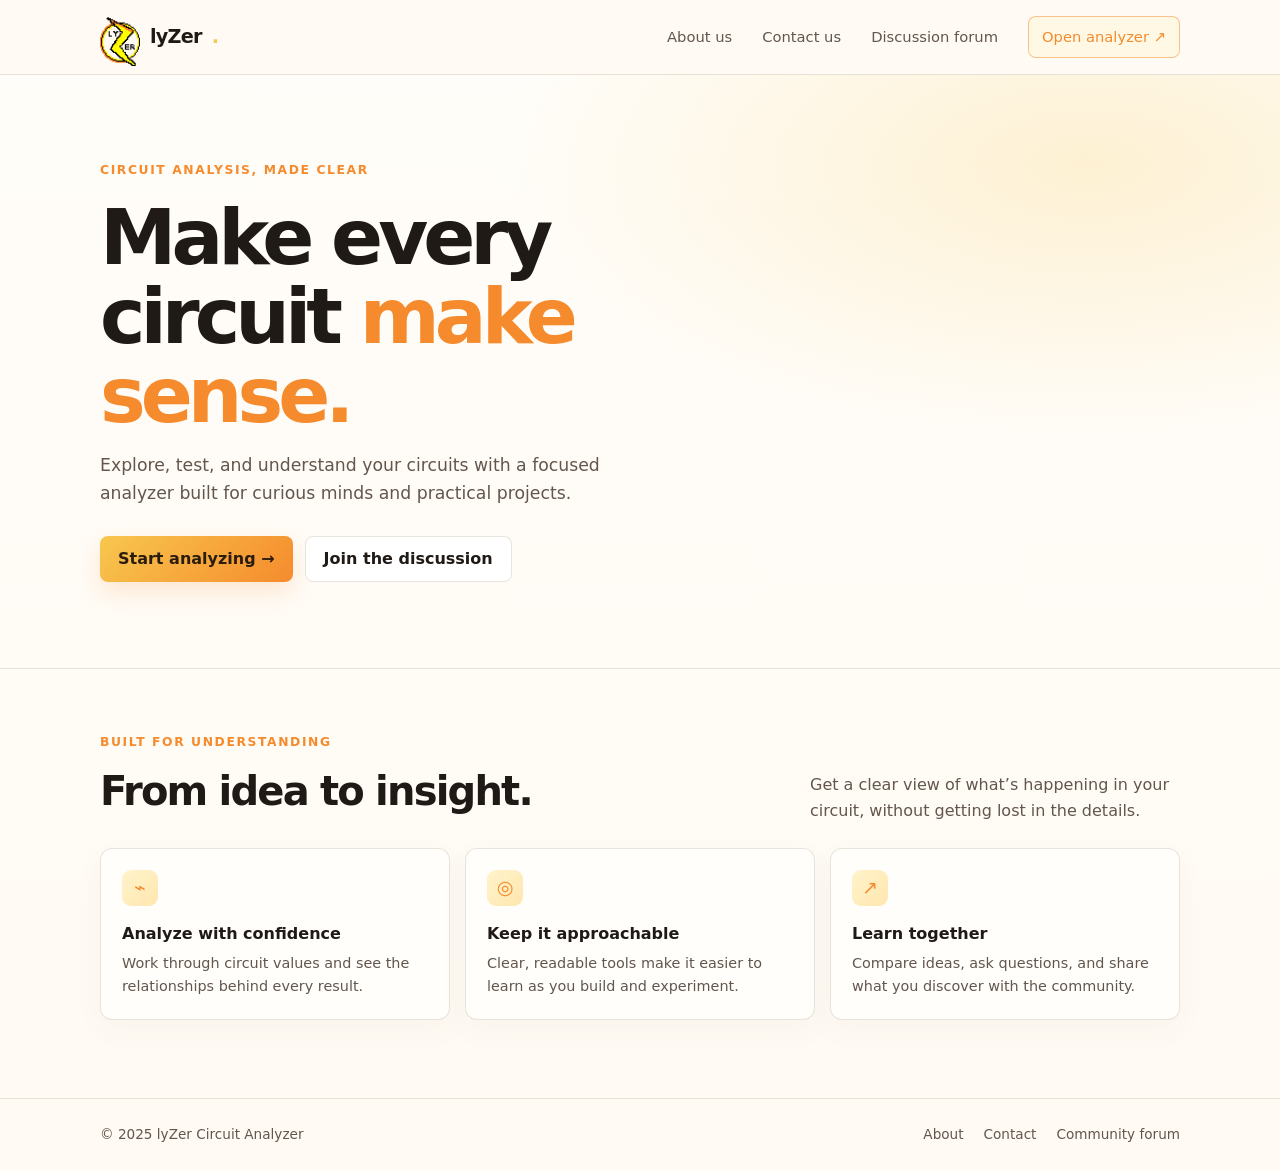
<file: index.html>
<!doctype html>
<html lang="en">
<head>
	<meta charset="utf-8">
	<meta name="viewport" content="width=device-width, initial-scale=1">
	<title>lyZer — Circuit Analyzer</title>
	<link rel="stylesheet" href="ui/style.css">
</head>
<body>
	<header>
		<div class="shell">
			<nav aria-label="Main navigation">
				<a class="brand" href="#home" aria-label="lyZer home">
					<span class="logo" aria-hidden="true"><img src="ui/logo.png"></span>
					lyZer<span style="color:var(--accent)">.</span>
				</a>
				<div class="nav-links">
					<a href="ui/about-us.html">About us</a>
					<a href="ui/contact-us.html">Contact us</a>
					<a href="ui/forum.html">Discussion forum</a>
					<a class="nav-button" href="ui/analyzer.html">Open analyzer ↗</a>
				</div>
			</nav>
		</div>
	</header>
	<main id="home">
		<section class="hero" id="about">
			<div class="shell hero-grid">
				<div>
					<div class="eyebrow">Circuit analysis, made clear</div>
					<h1>Make every circuit <span>make sense.</span></h1>
					<p class="intro">Explore, test, and understand your circuits with a focused analyzer built for curious minds and practical projects.</p>
					<div class="actions"><a class="button primary" href="#analyzer">Start analyzing →</a><a class="button secondary" href="#forum">Join the discussion</a></div>
				</div>
			</div>
		</section>
		<section class="features" aria-labelledby="features-title">
			<div class="shell">
				<div class="feature-heading"><div><div class="eyebrow">Built for understanding</div><h2 id="features-title">From idea to insight.</h2></div><p>Get a clear view of what’s happening in your circuit, without getting lost in the details.</p></div>
				<div class="feature-grid">
					<article class="feature"><div class="icon" aria-hidden="true">⌁</div><h3>Analyze with confidence</h3><p>Work through circuit values and see the relationships behind every result.</p></article>
					<article class="feature"><div class="icon" aria-hidden="true">◎</div><h3>Keep it approachable</h3><p>Clear, readable tools make it easier to learn as you build and experiment.</p></article>
					<article class="feature" id="forum"><div class="icon" aria-hidden="true">↗</div><h3>Learn together</h3><p>Compare ideas, ask questions, and share what you discover with the community.</p></article>
				</div>
			</div>
		</section>
	</main>
	<footer id="contact"><div class="shell footer-inner"><span>© 2025 lyZer Circuit Analyzer</span><div class="footer-links"><a href="#about">About</a><a href="ui/contact-us.html">Contact</a><a href="#forum">Community forum</a></div></div></footer>
</body>
</html>
</file>
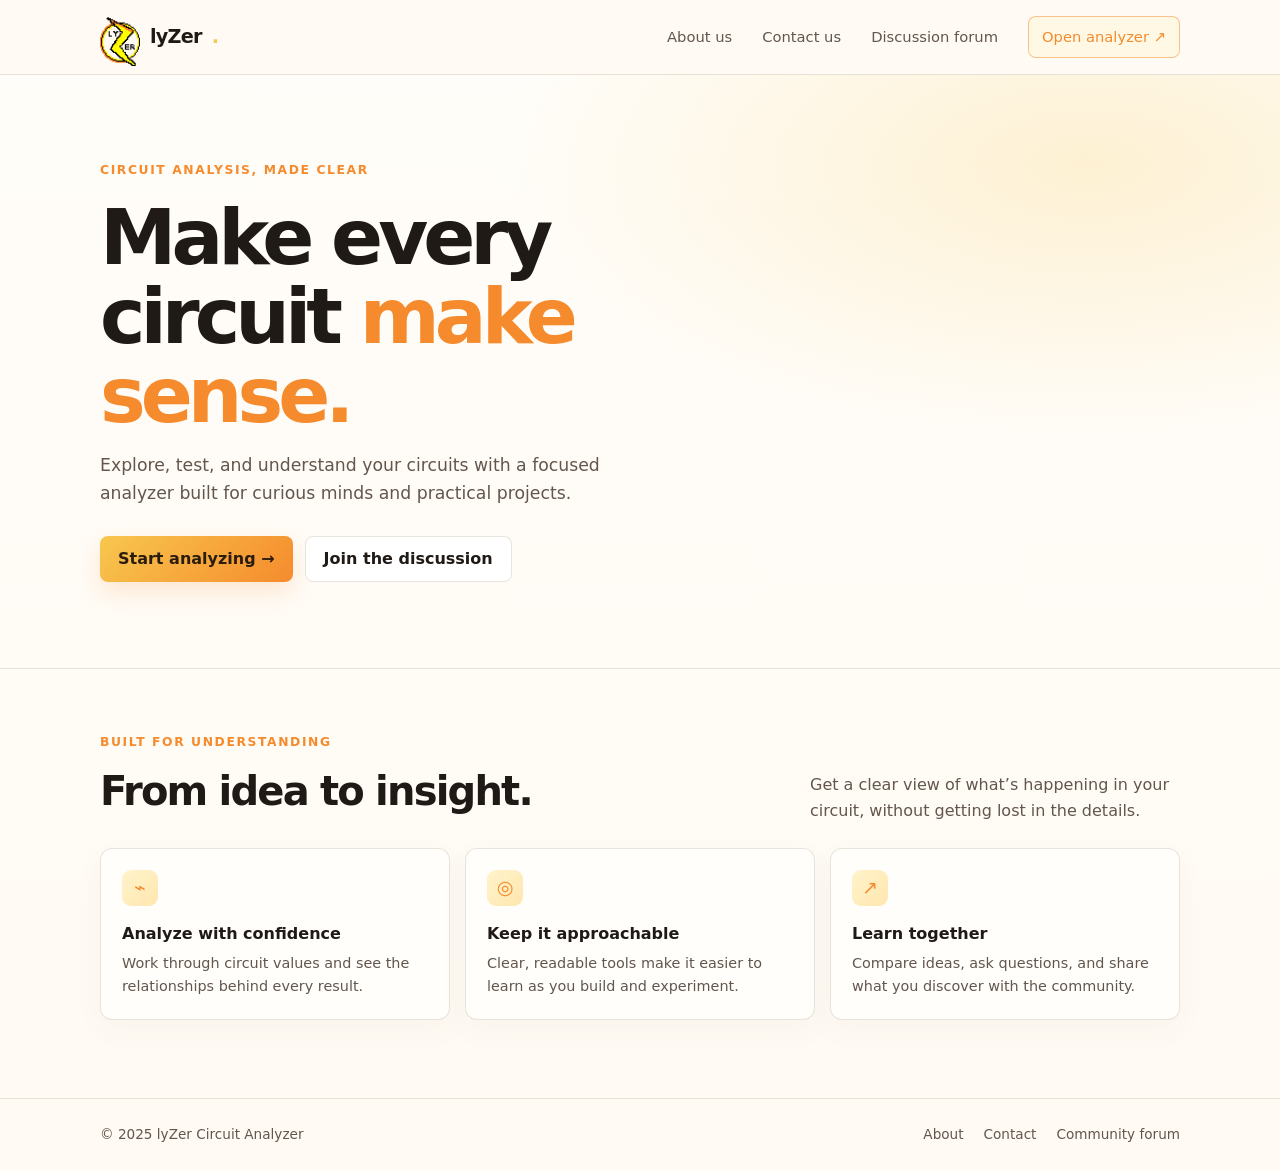
<file: ui/index.html>
<!doctype html>
<html lang="en">
<head>
	<meta charset="utf-8">
	<meta name="viewport" content="width=device-width, initial-scale=1">
	<title>lyZer — Circuit Analyzer</title>
	<link rel="stylesheet" href="style.css">
</head>
<body>
	<header>
		<div class="shell">
			<nav aria-label="Main navigation">
				<a class="brand" href="#home" aria-label="lyZer home">
					<span class="logo" aria-hidden="true"><img src="logo.png"></span>
					lyZer<span style="color:var(--accent)">.</span>
				</a>
				<div class="nav-links">
					<a href="#about">About us</a>
					<a href="#contact">Contact us</a>
					<a href="#forum">Discussion forum</a>
					<a class="nav-button" href="#analyzer">Open analyzer ↗</a>
				</div>
			</nav>
		</div>
	</header>
	<main id="home">
		<section class="hero" id="about">
			<div class="shell hero-grid">
				<div>
					<div class="eyebrow">Circuit analysis, made clear</div>
					<h1>Make every circuit <span>make sense.</span></h1>
					<p class="intro">Explore, test, and understand your circuits with a focused analyzer built for curious minds and practical projects.</p>
					<div class="actions"><a class="button primary" href="#analyzer">Start analyzing →</a><a class="button secondary" href="#forum">Join the discussion</a></div>
				</div>
				<!-- <div class="preview" id="analyzer" aria-label="Circuit analyzer preview">
					<div class="preview-head"><span>DC circuit · Preview</span><span class="ready">● Ready</span></div>
					<svg class="circuit" viewBox="0 0 440 230" role="img" aria-label="Simple battery and resistor circuit">
						<g fill="none" stroke="#54e0b4" stroke-width="2.5" stroke-linecap="round" stroke-linejoin="round"><path d="M90 46h91m58 0h111v138H239m-58 0H90V46"/><path d="M181 46l8-11 10 22 10-22 10 22 10-11"/><path d="M90 101H72m18 17H59m31 15H72"/><path d="M222 184v-15m17 15v-27"/><path d="M309 103l12 8-12 8" stroke="#b4c5d7"/></g>
						<g fill="#a3b1c5" font-family="system-ui,sans-serif" font-size="12"><text x="184" y="25">R₁ · 220 Ω</text><text x="47" y="158">V₁</text><text x="277" y="100">I = 10.9 mA</text><text x="188" y="216">9 V</text></g>
						<circle cx="90" cy="46" r="4" fill="#54e0b4"/><circle cx="350" cy="46" r="4" fill="#54e0b4"/>
					</svg>
					<div class="stats"><div class="stat"><small>Voltage</small><strong>9.00 V</strong></div><div class="stat"><small>Current</small><strong>10.9 mA</strong></div><div class="stat"><small>Power</small><strong>98.2 mW</strong></div></div>
				</div> -->
			</div>
		</section>
		<section class="features" aria-labelledby="features-title">
			<div class="shell">
				<div class="feature-heading"><div><div class="eyebrow">Built for understanding</div><h2 id="features-title">From idea to insight.</h2></div><p>Get a clear view of what’s happening in your circuit, without getting lost in the details.</p></div>
				<div class="feature-grid">
					<article class="feature"><div class="icon" aria-hidden="true">⌁</div><h3>Analyze with confidence</h3><p>Work through circuit values and see the relationships behind every result.</p></article>
					<article class="feature"><div class="icon" aria-hidden="true">◎</div><h3>Keep it approachable</h3><p>Clear, readable tools make it easier to learn as you build and experiment.</p></article>
					<article class="feature" id="forum"><div class="icon" aria-hidden="true">↗</div><h3>Learn together</h3><p>Compare ideas, ask questions, and share what you discover with the community.</p></article>
				</div>
			</div>
		</section>
	</main>
	<footer id="contact"><div class="shell footer-inner"><span>© 2025 lyZer Circuit Analyzer</span><div class="footer-links"><a href="#about">About</a><a href="mailto:hello@lyZercircuits.example">Contact</a><a href="#forum">Community forum</a></div></div></footer>
</body>
</html>
</file>
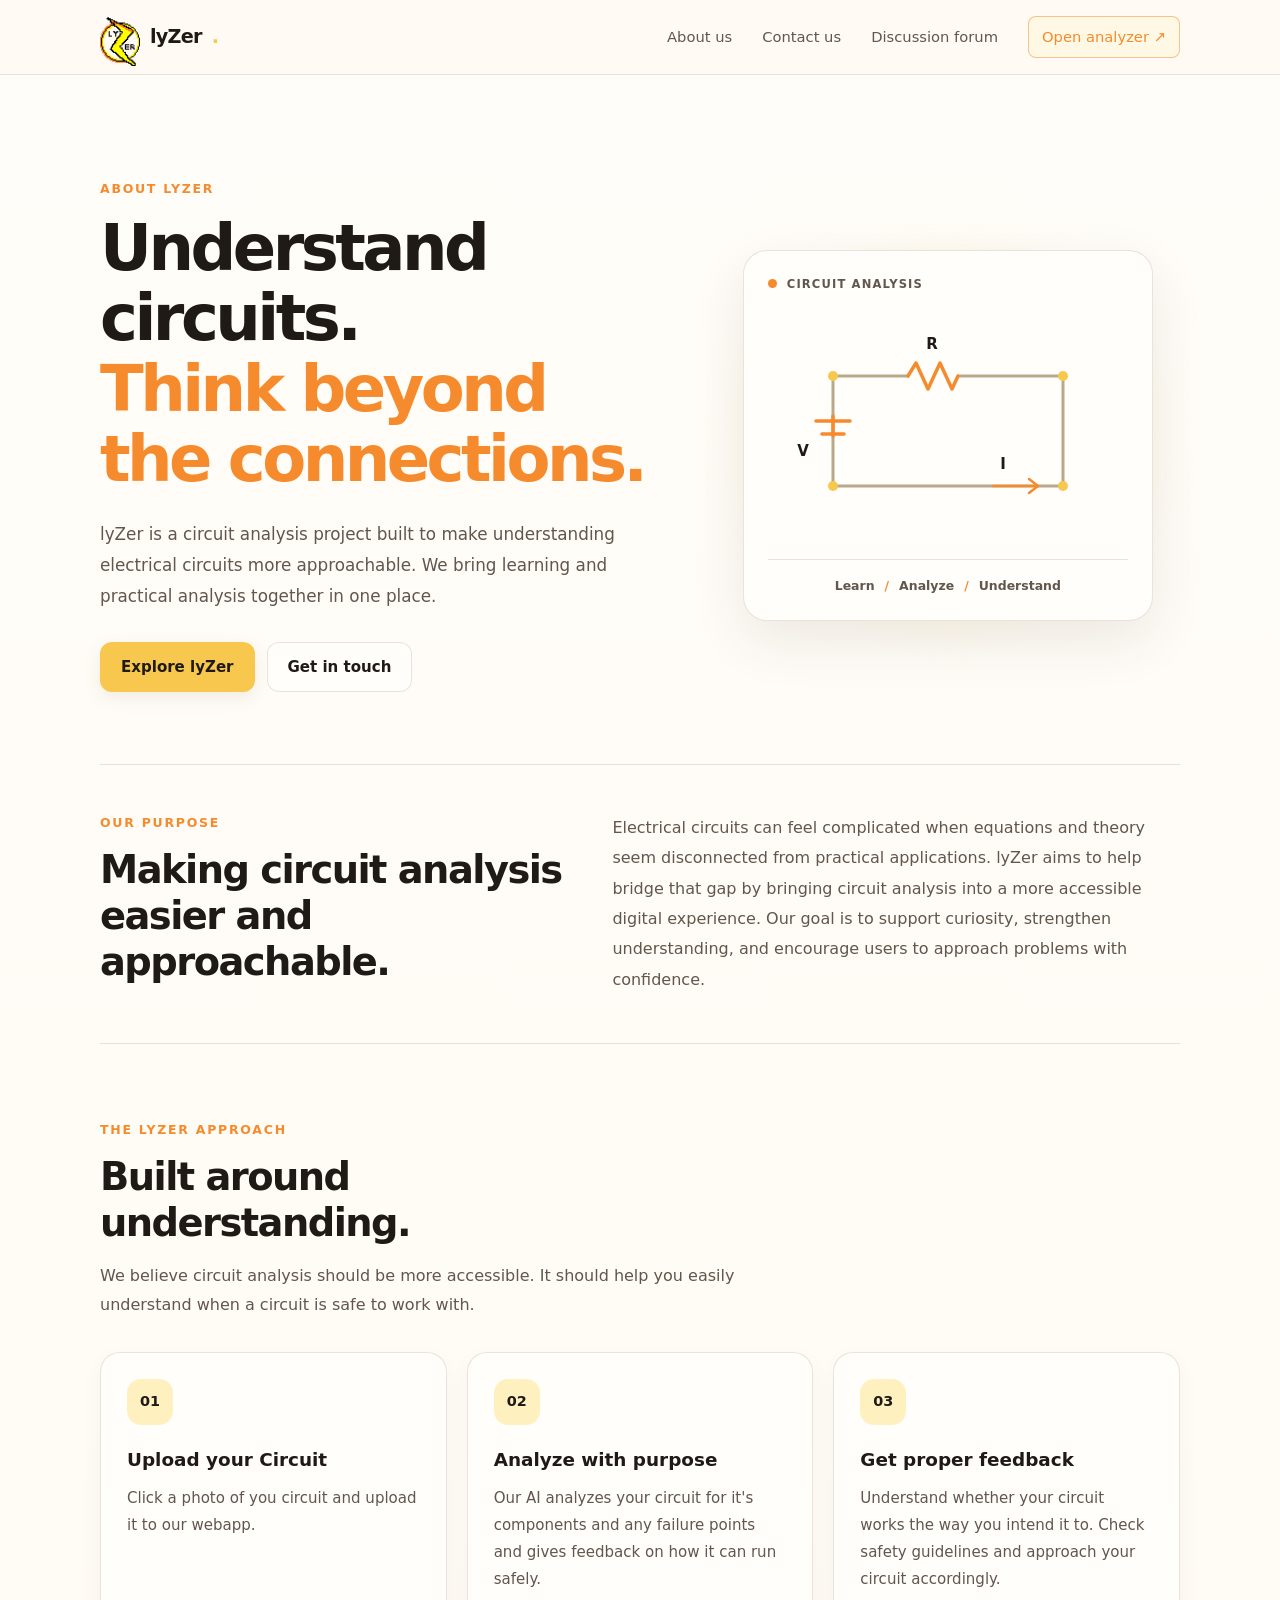
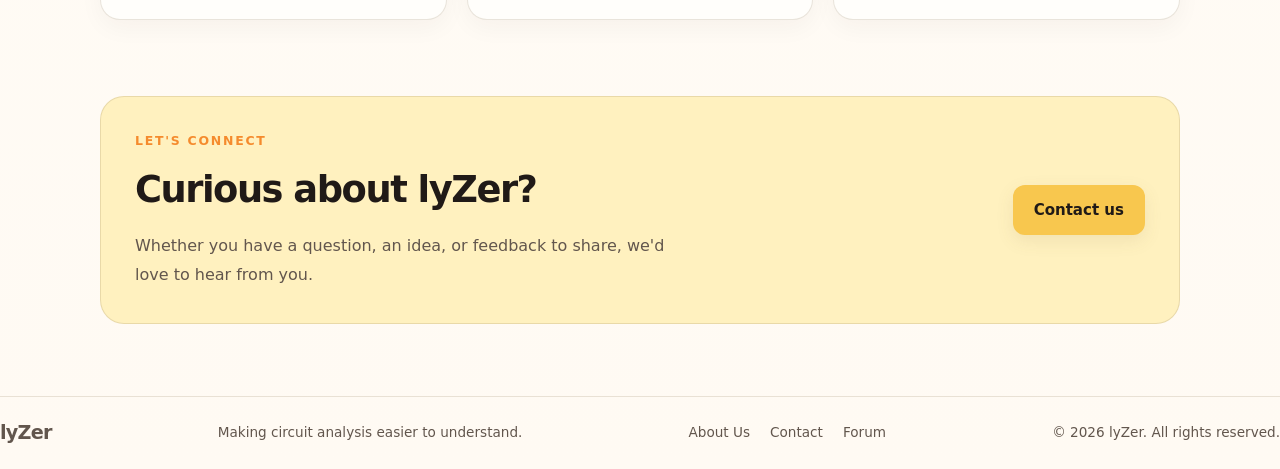
<file: ui/about-us.html>
<!DOCTYPE html>
<html lang="en">
<head>
    <meta charset="UTF-8">
    <meta name="viewport" content="width=device-width, initial-scale=1.0">
    <title>About Us | lyZer</title>

    <link rel="stylesheet" href="style.css">
    <link rel="stylesheet" href="about-us.css">
</head>
<body>

	<header>
		<div class="shell">
			<nav aria-label="Main navigation">
				<a class="brand" href="../index.html" aria-label="lyZer home">
					<span class="logo" aria-hidden="true"><img src="logo.png"></span>
					lyZer<span style="color:var(--accent)">.</span>
				</a>
				<div class="nav-links">
					<a href="about.html">About us</a>
					<a href="contact-us.html">Contact us</a>
					<a href="forum.html">Discussion forum</a>
					<a class="nav-button" href="analyzer.html">Open analyzer ↗</a>
				</div>
			</nav>
		</div>
	</header>

    <main class="about-page shell">

        <!-- Hero section -->
        <section class="about-hero">
            <div class="hero-content">
                <p class="eyebrow">ABOUT LYZER</p>

                <h1>Understand circuits.<br>
                    <span>Think beyond the connections.</span>
                </h1>

                <p class="hero-description">
                    lyZer is a circuit analysis project built to make
                    understanding electrical circuits more approachable.
                    We bring learning and practical analysis together
                    in one place.
                </p>

                <div class="hero-actions">
                    <a class="button-link primary-button"
                       href="../index.html">
                        Explore lyZer
                    </a>

                    <a class="button-link secondary-button"
                       href="contact-us.html">
                        Get in touch
                    </a>
                </div>
            </div>

            <div class="hero-visual">
                <div class="visual-glow"></div>

                <div class="circuit-card">
                    <div class="circuit-card-header">
                        <span class="status-dot"></span>
                        <span>CIRCUIT ANALYSIS</span>
                    </div>

                    <svg class="circuit-diagram"
                         viewBox="0 0 360 230"
                         xmlns="http://www.w3.org/2000/svg"
                         role="img"
                         aria-label="Illustration of a simple electrical circuit with a battery, resistor, and connecting wires">

                        <!-- Connecting wires -->
                        <path d="M65 65 H140
                                 M190 65 H295
                                 V175 H65
                                 V65"
                              class="wire"/>

                        <!-- Battery -->
                        <path d="M65 105 V125
                                 M48 110 H82
                                 M54 123 H76"
                              class="component"/>

                        <!-- Resistor -->
                        <path d="M140 65
                                 L148 52
                                 L160 78
                                 L172 52
                                 L184 78
                                 L190 65"
                              class="component"/>

                        <!-- Current direction -->
                        <path d="M225 175 H270"
                              class="current-line"/>

                        <path d="M261 168 L270 175 L261 182"
                              class="current-arrow"/>

                        <!-- Connection nodes -->
                        <circle cx="65" cy="65" r="5" class="node"/>
                        <circle cx="295" cy="65" r="5" class="node"/>
                        <circle cx="295" cy="175" r="5" class="node"/>
                        <circle cx="65" cy="175" r="5" class="node"/>

                        <!-- Labels -->
                        <text x="164" y="38" class="diagram-label">R</text>
                        <text x="35" y="145" class="diagram-label">V</text>
                        <text x="235" y="158" class="diagram-label">I</text>
                    </svg>

                    <div class="circuit-card-footer">
                        <span>Learn</span>
                        <span class="footer-separator">/</span>
                        <span>Analyze</span>
                        <span class="footer-separator">/</span>
                        <span>Understand</span>
                    </div>
                </div>
            </div>
        </section>

        <!-- Mission section -->
        <section class="mission-section">
            <div class="section-heading">
                <p class="eyebrow">OUR PURPOSE</p>
                <h2>Making circuit analysis easier and approachable.</h2>
            </div>

            <p class="mission-description">
                Electrical circuits can feel complicated when equations
                and theory seem disconnected from practical applications.
                lyZer aims to help bridge that gap by bringing circuit
                analysis into a more accessible digital experience.
                Our goal is to support curiosity, strengthen understanding,
                and encourage users to approach problems with confidence.
            </p>
        </section>

        <!-- Values / approach -->
        <section class="approach-section">
            <div class="section-heading">
                <p class="eyebrow">THE LYZER APPROACH</p>
                <h2>Built around understanding.</h2>
                <p>
                    We believe circuit analysis should be more 
                    accessible. It should help you easily
                    understand when a circuit is safe to work with.
                </p>
            </div>

            <div class="approach-grid">

                <article class="approach-card">
                    <div class="card-icon">01</div>
                    <h3>Upload your Circuit</h3>
                    <p>
                        Click a photo of you circuit and
                        upload it to our webapp.
                    </p>
                </article>

                <article class="approach-card">
                    <div class="card-icon">02</div>
                    <h3>Analyze with purpose</h3>
                    <p>
                        Our AI analyzes your circuit for it's components 
                        and any failure points and gives feedback on 
                        how it can run safely.
                    </p>
                </article>

                <article class="approach-card">
                    <div class="card-icon">03</div>
                    <h3>Get proper feedback</h3>
                    <p>
                        Understand whether your circuit works
                        the way you intend it to. Check safety guidelines
                        and approach your circuit accordingly.
                </article>

            </div>
        </section>

        <!-- Closing call to action -->
        <section class="about-cta">
            <div>
                <p class="eyebrow">LET'S CONNECT</p>
                <h2>Curious about lyZer?</h2>
                <p>
                    Whether you have a question, an idea, or feedback
                    to share, we'd love to hear from you.
                </p>
            </div>

            <a class="button-link primary-button"
               href="contact-us.html">
                Contact us
            </a>
        </section>

    </main>

    <footer class="site-footer">
        <div class="footer-inner">
            <a class="brand" href="../index.html">lyZer</a>

            <p>
                Making circuit analysis easier to understand.
            </p>

            <div class="footer-links">
                <a href="about-us.html">About Us</a>
                <a href="contact-us.html">Contact</a>
                <a href="../index.html#forum">Forum</a>
            </div>

            <p class="copyright">
                &copy; 2026 lyZer. All rights reserved.
            </p>
        </div>
    </footer>

</body>
</html>
</file>
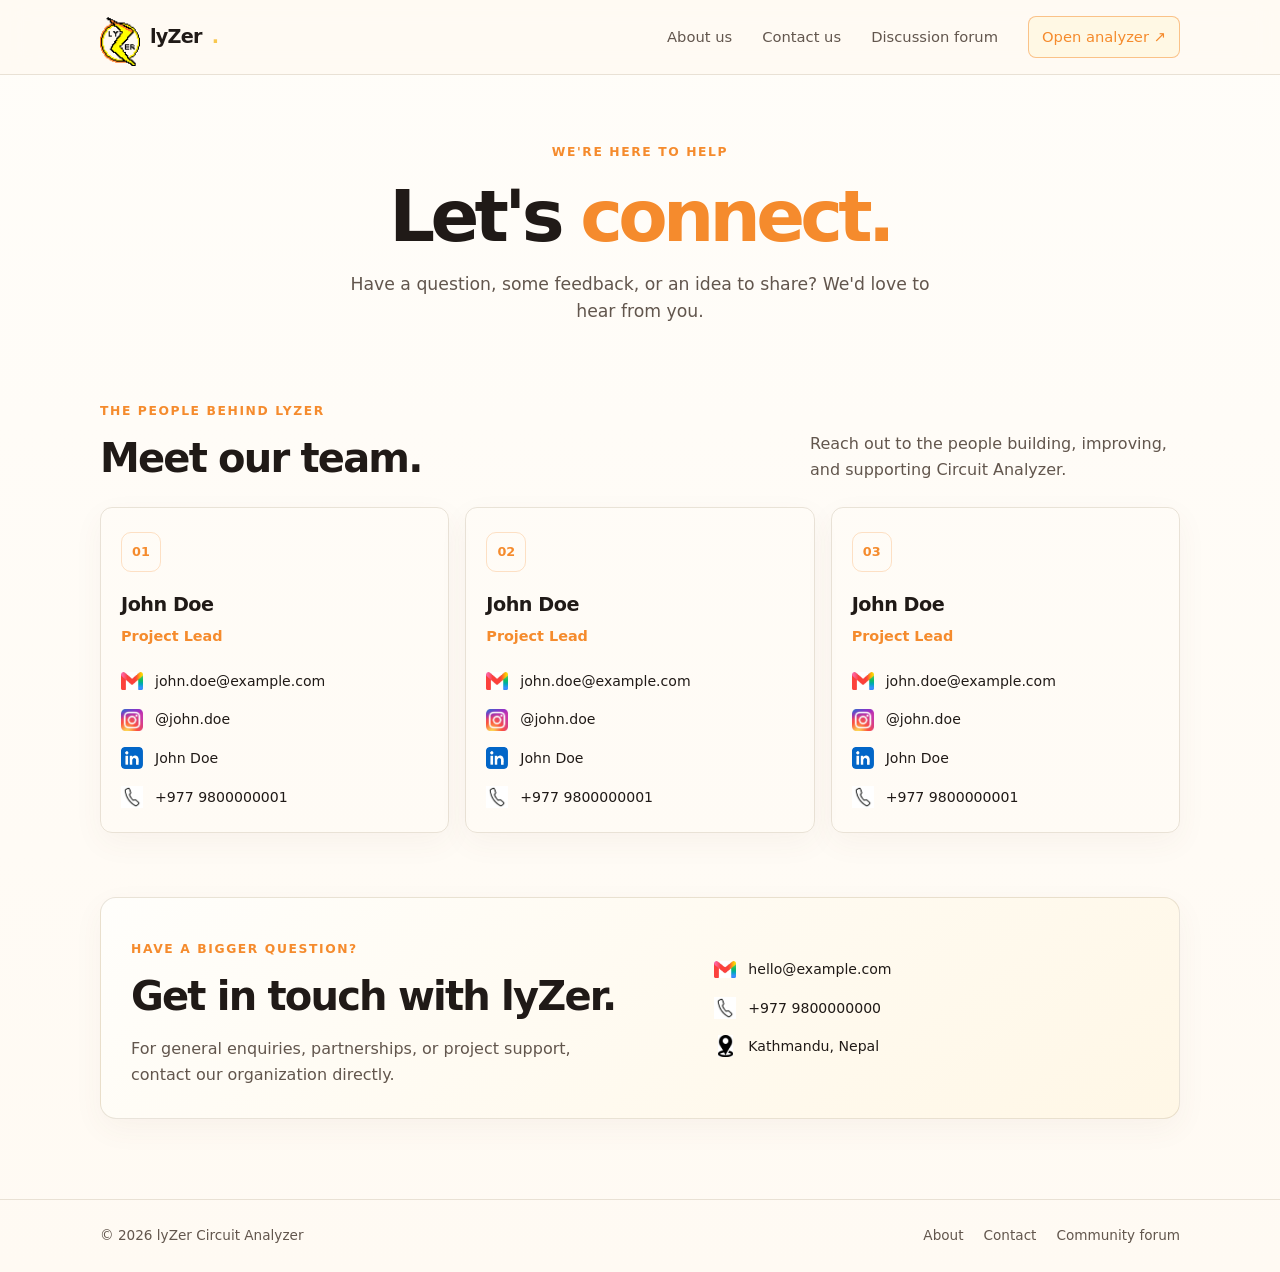
<file: ui/contact-us.html>
<!DOCTYPE html>
<html lang="en">
<head>
    <meta charset="UTF-8">
    <meta name="viewport" content="width=device-width, initial-scale=1">
    <meta name="description" content="Contact the lyZer Circuit Analyzer team.">

    <title>Contact Us | lyZer</title>

    <link rel="stylesheet" href="style.css">
    <link rel="stylesheet" href="contact-us.css">
</head>

<body>
	<header>
		<div class="shell">
			<nav aria-label="Main navigation">
				<a class="brand" href="../index.html" aria-label="lyZer home">
					<span class="logo" aria-hidden="true"><img src="logo.png"></span>
					lyZer<span style="color:var(--accent)">.</span>
				</a>
				<div class="nav-links">
					<a href="about-us.html">About us</a>
					<a href="contact-us.html">Contact us</a>
					<a href="forum.html">Discussion forum</a>
					<a class="nav-button" href="analyzer.html">Open analyzer ↗</a>
				</div>
			</nav>
		</div>
	</header>

    <main class="contact-page shell">
        <section class="contact-intro">
            <p class="eyebrow">We're here to help</p>

            <h1>
                Let's <span>connect.</span>
            </h1>

            <p>
                Have a question, some feedback, or an idea to share?
                We'd love to hear from you.
            </p>
        </section>

        <section class="team-section">
            <div class="section-heading">
                <div>
                    <p class="eyebrow">The people behind lyZer</p>
                    <h2>Meet our team.</h2>
                </div>

                <p>
                    Reach out to the people building, improving,
                    and supporting Circuit Analyzer.
                </p>
            </div>

            <div class="contact-grid">
                <article class="contact-card">
                    <div class="contact-icon">01</div>

                    <h3>John Doe</h3>
                    <p class="contact-role">Project Lead</p>

                    <address class="contact-methods">
                        <a class="contact-method"
                           href="mailto:john.doe@example.com">
                            <img src="images/gmail.png" alt="">
                            <span>john.doe@example.com</span>
                        </a>

                        <a class="contact-method"
                           href="https://instagram.com/john.doe"
                           target="_blank"
                           rel="noopener noreferrer">
                            <img src="images/instagram.png" alt="">
                            <span>@john.doe</span>
                        </a>

                        <a class="contact-method"
                           href="https://www.linkedin.com/in/aarav-sharma"
                           target="_blank"
                           rel="noopener noreferrer">
                            <img src="images/linkedin.png" alt="">
                            <span>John Doe</span>
                        </a>

                        <a class="contact-method"
                           href="tel:+9779800000001">
                            <img src="images/phone.png" alt="">
                            <span>+977 9800000001</span>
                        </a>
                    </address>
                </article>

                <article class="contact-card">
                    <div class="contact-icon">02</div>

                    <h3>John Doe</h3>
                    <p class="contact-role">Project Lead</p>

                    <address class="contact-methods">
                        <a class="contact-method"
                           href="mailto:john.doe@example.com">
                            <img src="images/gmail.png" alt="">
                            <span>john.doe@example.com</span>
                        </a>

                        <a class="contact-method"
                           href="https://instagram.com/john.doe"
                           target="_blank"
                           rel="noopener noreferrer">
                            <img src="images/instagram.png" alt="">
                            <span>@john.doe</span>
                        </a>

                        <a class="contact-method"
                           href="https://www.linkedin.com/in/aarav-sharma"
                           target="_blank"
                           rel="noopener noreferrer">
                            <img src="images/linkedin.png" alt="">
                            <span>John Doe</span>
                        </a>

                        <a class="contact-method"
                           href="tel:+9779800000001">
                            <img src="images/phone.png" alt="">
                            <span>+977 9800000001</span>
                        </a>
                    </address>
                </article>

                <article class="contact-card">
                    <div class="contact-icon">03</div>

                    <h3>John Doe</h3>
                    <p class="contact-role">Project Lead</p>

                    <address class="contact-methods">
                        <a class="contact-method"
                           href="mailto:john.doe@example.com">
                            <img src="images/gmail.png" alt="">
                            <span>john.doe@example.com</span>
                        </a>

                        <a class="contact-method"
                           href="https://instagram.com/john.doe"
                           target="_blank"
                           rel="noopener noreferrer">
                            <img src="images/instagram.png" alt="">
                            <span>@john.doe</span>
                        </a>

                        <a class="contact-method"
                           href="https://www.linkedin.com/in/aarav-sharma"
                           target="_blank"
                           rel="noopener noreferrer">
                            <img src="images/linkedin.png" alt="">
                            <span>John Doe</span>
                        </a>

                        <a class="contact-method"
                           href="tel:+9779800000001">
                            <img src="images/phone.png" alt="">
                            <span>+977 9800000001</span>
                        </a>
                    </address>
                </article>
            </div>
        </section>

        <section class="organization-contact">
            <div>
                <p class="eyebrow">Have a bigger question?</p>
                <h2>Get in touch with lyZer.</h2>

                <p>
                    For general enquiries, partnerships, or project support,
                    contact our organization directly.
                </p>
            </div>

            <div class="organization-details">
                <p>
                    <img src="images/gmail.png" alt="">
                    <a href="mailto:hello@example.com">
                        hello@example.com
                    </a>
                </p>

                <p>
                    <img src="images/phone.png" alt="">
                    <a href="tel:+9779800000000">
                        +977 9800000000
                    </a>
                </p>

                <p>
                    <img src="images/location.png" alt="">
                    <span>Kathmandu, Nepal</span>
                </p>
            </div>
        </section>
    </main>

    <footer>
        <div class="shell footer-inner">
            <span>© 2026 lyZer Circuit Analyzer</span>

            <div class="footer-links">
                <a href="../index.html#about">About</a>
                <a href="contact-us.html">Contact</a>
                <a href="../index.html#forum">Community forum</a>
            </div>
        </div>
    </footer>
</body>
</html>
</file>
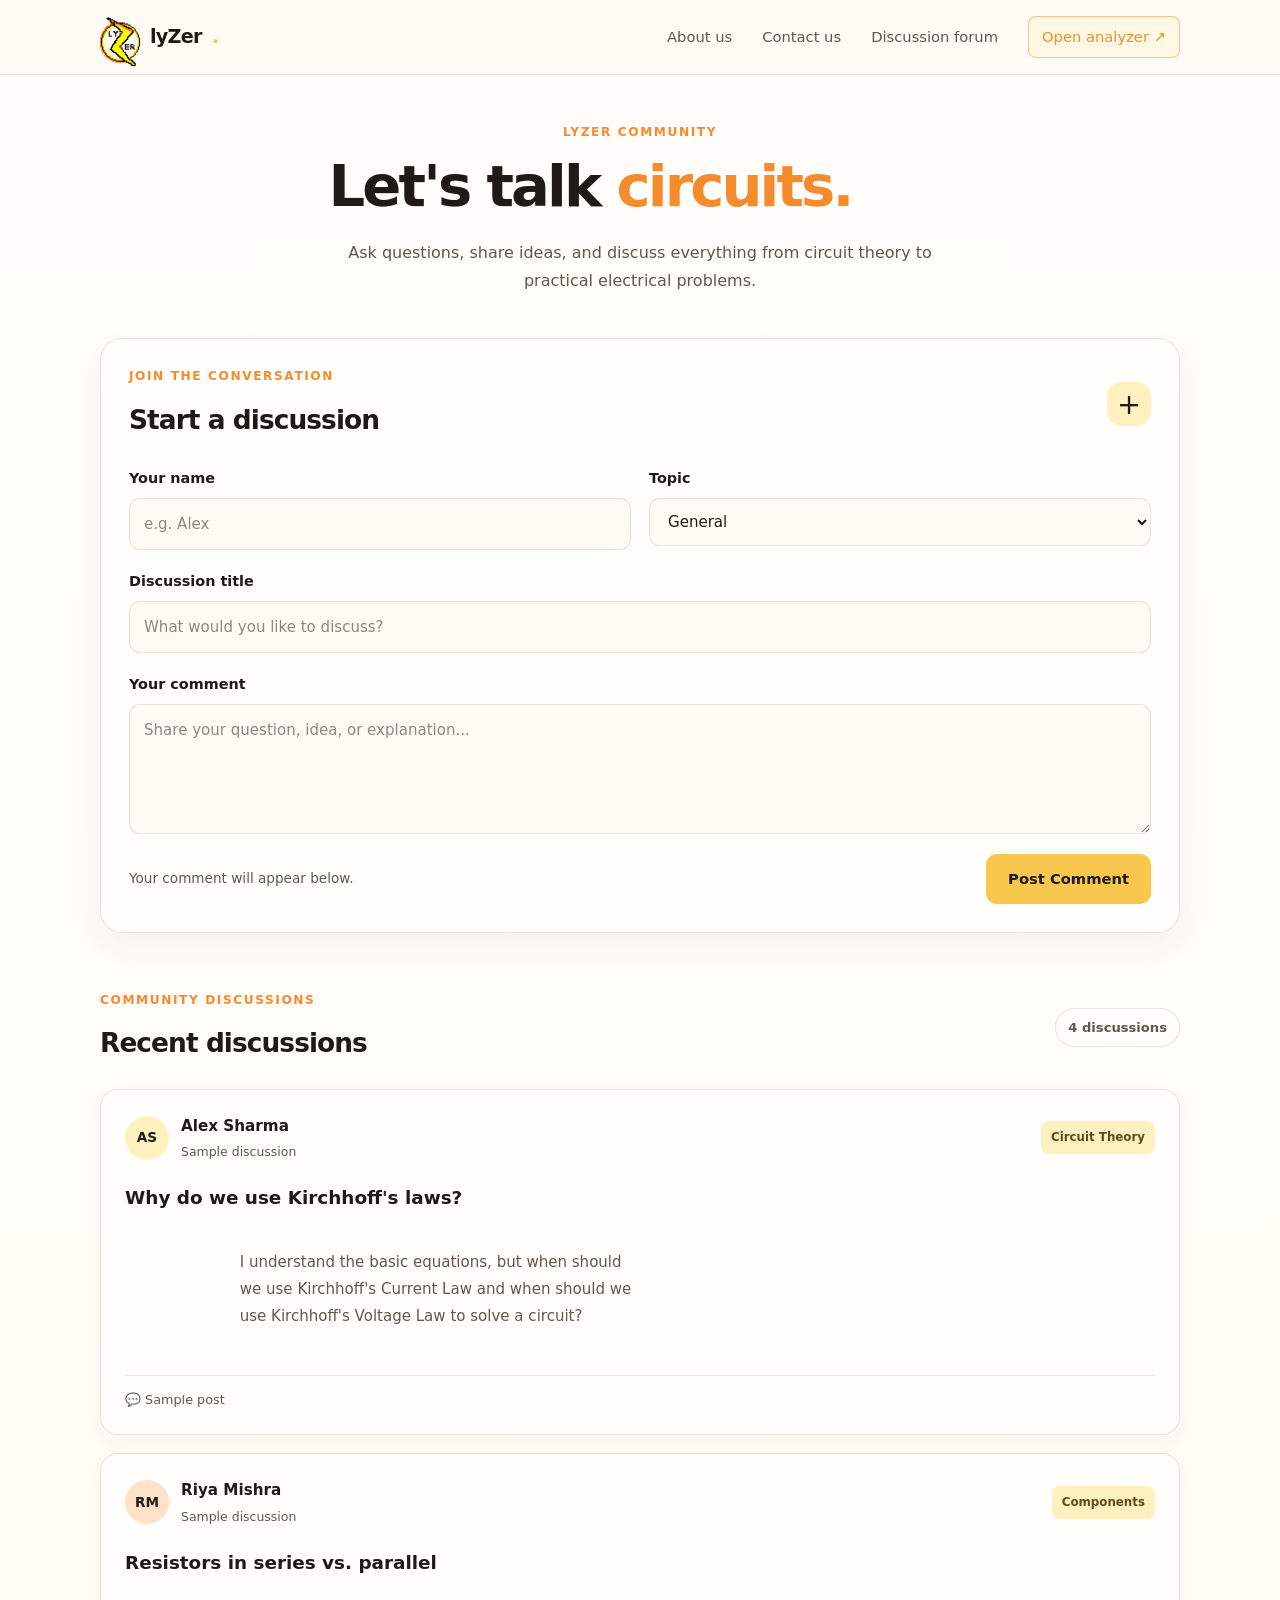
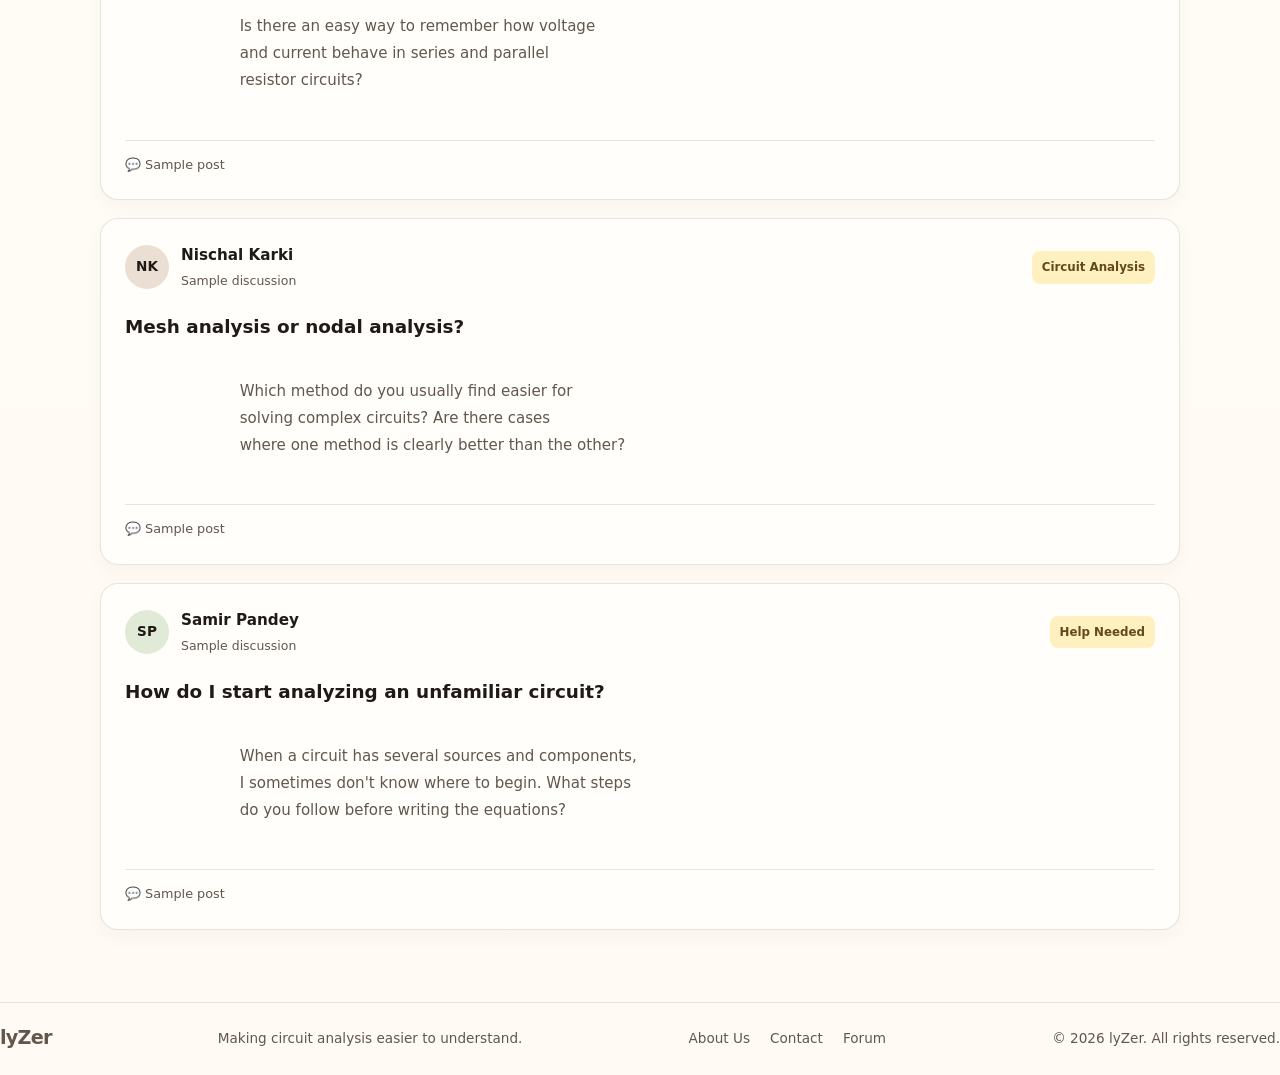
<file: ui/forum.html>
<!DOCTYPE html>
<html lang="en">
<head>
    <meta charset="UTF-8">
    <meta name="viewport" content="width=device-width, initial-scale=1.0">

    <title>Discussion Forum | lyZer</title>

    <link rel="stylesheet" href="style.css">
    <link rel="stylesheet" href="forum.css">
</head>
<body>

	<header>
		<div class="shell">
			<nav aria-label="Main navigation">
				<a class="brand" href="../index.html" aria-label="lyZer home">
					<span class="logo" aria-hidden="true"><img src="logo.png"></span>
					lyZer<span style="color:var(--accent)">.</span>
				</a>
				<div class="nav-links">
					<a href="about-us.html">About us</a>
					<a href="contact-us.html">Contact us</a>
					<a href="forum.html">Discussion forum</a>
					<a class="nav-button" href="analyzer.html">Open analyzer ↗</a>
				</div>
			</nav>
		</div>
	</header>

    <main class="forum-page shell">

        <section class="forum-intro">
            <p class="eyebrow">LYZER COMMUNITY</p>
            <h1>Let's talk <span>circuits.</span></h1>
            <p>
                Ask questions, share ideas, and discuss everything
                from circuit theory to practical electrical problems.
            </p>
        </section>

        <!-- Add a comment section -->
        <section class="post-section">
            <div class="section-title">
                <div>
                    <p class="eyebrow">JOIN THE CONVERSATION</p>
                    <h2>Start a discussion</h2>
                </div>

                <span class="post-icon">+</span>
            </div>

            <form id="comment-form" class="comment-form">

                <div class="form-row">
                    <div class="form-field">
                        <label for="user-name">Your name</label>
                        <input
                            type="text"
                            id="user-name"
                            placeholder="e.g. Alex"
                            maxlength="40"
                            required
                        >
                    </div>

                    <div class="form-field">
                        <label for="comment-topic">Topic</label>
                        <select id="comment-topic" required>
                            <option value="General">General</option>
                            <option value="Circuit Theory">Circuit Theory</option>
                            <option value="Circuit Analysis">Circuit Analysis</option>
                            <option value="Components">Components</option>
                            <option value="Help Needed">Help Needed</option>
                        </select>
                    </div>
                </div>

                <div class="form-field">
                    <label for="comment-title">Discussion title</label>
                    <input
                        type="text"
                        id="comment-title"
                        placeholder="What would you like to discuss?"
                        maxlength="100"
                        required
                    >
                </div>

                <div class="form-field">
                    <label for="comment-text">Your comment</label>
                    <textarea
                        id="comment-text"
                        placeholder="Share your question, idea, or explanation..."
                        rows="4"
                        maxlength="1000"
                        required
                    ></textarea>
                </div>

                <div class="form-footer">
                    <p>Your comment will appear below.</p>
                    <button type="submit" class="post-button">
                        Post Comment
                    </button>
                </div>

                <p id="form-message" class="form-message"></p>
            </form>
        </section>

        <!-- Discussion list -->
        <section class="discussions-section">

            <div class="discussions-heading">
                <div>
                    <p class="eyebrow">COMMUNITY DISCUSSIONS</p>
                    <h2>Recent discussions</h2>
                </div>

                <span id="discussion-count" class="discussion-count">
                    4 discussions
                </span>
            </div>

            <div id="discussion-list" class="discussion-list">

                <!-- Sample discussion 1 -->
                <article class="discussion-card">
                    <div class="discussion-top">
                        <div class="user-info">
                            <div class="avatar">AS</div>
                            <div>
                                <h3>Alex Sharma</h3>
                                <p class="post-date">Sample discussion</p>
                            </div>
                        </div>

                        <span class="topic-tag">Circuit Theory</span>
                    </div>

                    <h4>Why do we use Kirchhoff's laws?</h4>

                    <p class="discussion-text">
                        I understand the basic equations, but when should
                        we use Kirchhoff's Current Law and when should we
                        use Kirchhoff's Voltage Law to solve a circuit?
                    </p>

                    <div class="discussion-footer">
                        <span>💬 Sample post</span>
                    </div>
                </article>

                <!-- Sample discussion 2 -->
                <article class="discussion-card">
                    <div class="discussion-top">
                        <div class="user-info">
                            <div class="avatar avatar-orange">RM</div>
                            <div>
                                <h3>Riya Mishra</h3>
                                <p class="post-date">Sample discussion</p>
                            </div>
                        </div>

                        <span class="topic-tag">Components</span>
                    </div>

                    <h4>Resistors in series vs. parallel</h4>

                    <p class="discussion-text">
                        Is there an easy way to remember how voltage
                        and current behave in series and parallel
                        resistor circuits?
                    </p>

                    <div class="discussion-footer">
                        <span>💬 Sample post</span>
                    </div>
                </article>

                <!-- Sample discussion 3 -->
                <article class="discussion-card">
                    <div class="discussion-top">
                        <div class="user-info">
                            <div class="avatar avatar-brown">NK</div>
                            <div>
                                <h3>Nischal Karki</h3>
                                <p class="post-date">Sample discussion</p>
                            </div>
                        </div>

                        <span class="topic-tag">Circuit Analysis</span>
                    </div>

                    <h4>Mesh analysis or nodal analysis?</h4>

                    <p class="discussion-text">
                        Which method do you usually find easier for
                        solving complex circuits? Are there cases
                        where one method is clearly better than the other?
                    </p>

                    <div class="discussion-footer">
                        <span>💬 Sample post</span>
                    </div>
                </article>

                <!-- Sample discussion 4 -->
                <article class="discussion-card">
                    <div class="discussion-top">
                        <div class="user-info">
                            <div class="avatar avatar-green">SP</div>
                            <div>
                                <h3>Samir Pandey</h3>
                                <p class="post-date">Sample discussion</p>
                            </div>
                        </div>

                        <span class="topic-tag">Help Needed</span>
                    </div>

                    <h4>How do I start analyzing an unfamiliar circuit?</h4>

                    <p class="discussion-text">
                        When a circuit has several sources and components,
                        I sometimes don't know where to begin. What steps
                        do you follow before writing the equations?
                    </p>

                    <div class="discussion-footer">
                        <span>💬 Sample post</span>
                    </div>
                </article>

            </div>
        </section>

    </main>

    <!-- Footer -->
    <footer class="site-footer">
        <div class="footer-inner">
            <a class="brand" href="../index.html">lyZer</a>

            <p>Making circuit analysis easier to understand.</p>

            <div class="footer-links">
                <a href="about-us.html">About Us</a>
                <a href="contact-us.html">Contact</a>
                <a href="forum.html">Forum</a>
            </div>

            <p class="copyright">
                &copy; 2026 lyZer. All rights reserved.
            </p>
        </div>
    </footer>

    <!-- Simple client-side interaction -->
    <script>
        const commentForm = document.getElementById("comment-form");
        const discussionList = document.getElementById("discussion-list");
        const discussionCount = document.getElementById("discussion-count");
        const formMessage = document.getElementById("form-message");

        function updateDiscussionCount() {
            const count = discussionList.querySelectorAll(
                ".discussion-card"
            ).length;

            discussionCount.textContent =
                count + (count === 1 ? " discussion" : " discussions");
        }

        commentForm.addEventListener("submit", function (event) {
            event.preventDefault();

            const name = document.getElementById("user-name").value.trim();
            const topic = document.getElementById("comment-topic").value;
            const title = document.getElementById("comment-title").value.trim();
            const comment = document.getElementById("comment-text").value.trim();

            if (!name || !title || !comment) {
                formMessage.textContent = "Please fill in all the fields.";
                return;
            }

            // Create a new discussion card.
            const card = document.createElement("article");
            card.className = "discussion-card";

            const top = document.createElement("div");
            top.className = "discussion-top";

            const userInfo = document.createElement("div");
            userInfo.className = "user-info";

            const avatar = document.createElement("div");
            avatar.className = "avatar";

            avatar.textContent = name
                .split(/\s+/)
                .slice(0, 2)
                .map(part => part.charAt(0).toUpperCase())
                .join("");

            const userDetails = document.createElement("div");

            const userHeading = document.createElement("h3");
            userHeading.textContent = name;

            const date = document.createElement("p");
            date.className = "post-date";
            date.textContent = "Just now";

            userDetails.append(userHeading, date);
            userInfo.append(avatar, userDetails);

            const topicTag = document.createElement("span");
            topicTag.className = "topic-tag";
            topicTag.textContent = topic;

            top.append(userInfo, topicTag);

            const heading = document.createElement("h4");
            heading.textContent = title;

            const text = document.createElement("p");
            text.className = "discussion-text";
            text.textContent = comment;

            const footer = document.createElement("div");
            footer.className = "discussion-footer";
            footer.textContent = "💬 Community post";

            card.append(top, heading, text, footer);

            // Show the newest discussion first.
            discussionList.prepend(card);

            updateDiscussionCount();

            commentForm.reset();
            formMessage.textContent = "Your comment has been added!";

            card.scrollIntoView({
                behavior: "smooth",
                block: "center"
            });
        });

        updateDiscussionCount();
    </script>

</body>
</html>
</file>
<file: ui/style.css>
:root {
    color-scheme: light;

    --bg: #fffaf3;
    --text: #201a17;
    --muted: #62564d;
    --accent: #f8c74e;
    --accent-strong: #f58b2d;
    --line: rgba(118, 96, 54, 0.16);
}

/* Base styles */

* {
    box-sizing: border-box;
}

html {
    scroll-behavior: smooth;
}

body {
    margin: 0;
    background: linear-gradient(180deg, #fffdf9 0%, var(--bg) 100%);
    color: var(--text);
    font: 16px/1.6 system-ui, -apple-system, "Segoe UI", sans-serif;
}

a {
    color: inherit;
    text-decoration: none;
}

.shell {
    width: min(1080px, calc(100% - 40px));
    margin: auto;
}

/* Header and navigation */

header {
    position: sticky;
    top: 0;
    z-index: 2;
    border-bottom: 1px solid var(--line);
    background: rgba(255, 250, 243, 0.85);
    backdrop-filter: blur(14px);
}

nav {
    min-height: 74px;
    display: flex;
    justify-content: space-between;
    align-items: center;
    gap: 24px;
}

.brand {
    display: flex;
    align-items: center;
    gap: 10px;
    font-size: 1.2rem;
    font-weight: 750;
    letter-spacing: -0.04em;
}

.logo {
    width: 40px;
    height: 40px;
    display: grid;
    place-items: center;
    border-radius: 12px;
}

.logo img {
    width: 100%;
    height: 100%;
    display: block;
    object-fit: contain;
}

.nav-links {
    display: flex;
    align-items: center;
    gap: 30px;
    color: var(--muted);
    font-size: 0.92rem;
}

.nav-links a:hover,
.nav-links a:focus-visible {
    color: var(--accent-strong);
}

.nav-links .nav-button {
    padding: 8px 13px;
    border: 1px solid rgba(245, 139, 45, 0.5);
    border-radius: 8px;
    color: var(--accent-strong);
    background: rgba(255, 248, 225, 0.8);
}

/* Hero section */

.hero {
    padding: 86px 0;
    background: radial-gradient(
        ellipse at 85% 15%,
        rgba(248, 199, 78, 0.22),
        transparent 38%
    );
}

.hero-grid {
    display: grid;
    grid-template-columns: 1fr;
    align-items: center;
}

.eyebrow {
    color: var(--accent-strong);
    font-size: 0.77rem;
    font-weight: 750;
    letter-spacing: 0.13em;
    text-transform: uppercase;
}

h1 {
    max-width: 620px;
    margin: 17px 0;
    font-size: clamp(2.8rem, 6vw, 5rem);
    line-height: 1.03;
    letter-spacing: -0.065em;
}

h1 span {
    color: var(--accent-strong);
}

.intro {
    max-width: 530px;
    color: var(--muted);
    font-size: 1.08rem;
}

.actions {
    display: flex;
    flex-wrap: wrap;
    gap: 12px;
    margin-top: 28px;
}

.button {
    min-height: 46px;
    display: inline-flex;
    align-items: center;
    padding: 0 18px;
    border-radius: 8px;
    font-weight: 700;
}

.primary {
    color: #2b1d0e;
    background: linear-gradient(
        135deg,
        var(--accent) 0%,
        var(--accent-strong) 100%
    );
    box-shadow: 0 10px 24px rgba(245, 139, 45, 0.18);
}

.secondary {
    border: 1px solid var(--line);
    background: #fff;
}

/* Features section */

.features {
    padding: 64px 0 78px;
    border-top: 1px solid var(--line);
}

.feature-heading {
    display: flex;
    align-items: end;
    justify-content: space-between;
    gap: 24px;
    margin-bottom: 25px;
}

h2 {
    margin: 7px 0 0;
    font-size: clamp(1.8rem, 4vw, 2.5rem);
    letter-spacing: -0.045em;
}

.feature-heading p {
    max-width: 370px;
    margin: 0;
    color: var(--muted);
}

.feature-grid {
    display: grid;
    grid-template-columns: repeat(3, 1fr);
    gap: 15px;
}

.feature {
    padding: 21px;
    border: 1px solid var(--line);
    border-radius: 12px;
    background: #fffefb;
    box-shadow: 0 10px 30px rgba(109, 88, 55, 0.04);
}

.icon {
    width: 36px;
    height: 36px;
    display: grid;
    place-items: center;
    border-radius: 9px;
    color: var(--accent-strong);
    background: linear-gradient(135deg, #fff4cb, #ffe6af);
    font-size: 1.2rem;
}

h3 {
    margin: 15px 0 5px;
    font-size: 1rem;
}

.feature p {
    margin: 0;
    color: var(--muted);
    font-size: 0.9rem;
}

/* Footer */

footer {
    border-top: 1px solid var(--line);
    color: var(--muted);
    font-size: 0.85rem;
}

.footer-inner {
    min-height: 72px;
    display: flex;
    align-items: center;
    justify-content: space-between;
    gap: 20px;
}

.footer-links {
    display: flex;
    gap: 20px;
}

.footer-links a:hover {
    color: var(--accent-strong);
}

/* Responsive layout */

@media (max-width: 740px) {
    .shell {
        width: calc(100% - 32px);
    }

    nav {
        padding: 12px 0;
        flex-wrap: wrap;
    }

    .nav-links {
        width: 100%;
        justify-content: space-between;
        gap: 10px;
        font-size: 0.82rem;
    }

    .nav-links .nav-button {
        padding: 6px 9px;
    }

    .hero {
        padding: 60px 0;
    }

    .feature-heading {
        align-items: start;
        flex-direction: column;
    }

    .feature-grid {
        grid-template-columns: 1fr;
    }

    .footer-inner {
        align-items: start;
        flex-direction: column;
        padding: 17px 0;
    }
}

@media (max-width: 390px) {
    .nav-links {
        flex-wrap: wrap;
        justify-content: flex-start;
    }
}
</file>
<file: ui/about-us.css>
/*ABOUT PAGE*/

.about-page {
    padding-top: 56px;
    padding-bottom: 72px;
}

/*HERO SECTION*/

.about-hero {
    display: grid;
    grid-template-columns: 1.1fr 0.9fr;
    align-items: center;
    gap: 48px;

    padding: 48px 0 72px;
}

.hero-content {
    max-width: 620px;
}

.eyebrow {
    margin: 0 0 14px;

    color: var(--accent-strong, #f58b2d);

    font-size: 0.78rem;
    font-weight: 800;
    letter-spacing: 0.14em;
    text-transform: uppercase;
}

.hero-content h1 {
    margin: 0;

    color: var(--text, #201a17);

    font-size: clamp(2.4rem, 5vw, 4.2rem);
    line-height: 1.1;
    letter-spacing: -0.055em;
}

.hero-content h1 span {
    color: var(--accent-strong, #f58b2d);
}

.hero-description {
    max-width: 540px;
    margin: 24px 0 0;

    color: var(--muted, #62564d);

    font-size: 1.05rem;
    line-height: 1.85;
}

.hero-actions {
    display: flex;
    flex-wrap: wrap;
    gap: 12px;

    margin-top: 30px;
}

/*Shared button appearance for this page*/

.button-link {
    display: inline-flex;
    align-items: center;
    justify-content: center;

    min-height: 46px;
    padding: 12px 20px;

    border: 1px solid transparent;
    border-radius: 12px;

    font-size: 0.94rem;
    font-weight: 700;
    text-decoration: none;

    transition:
        transform 0.2s ease,
        background-color 0.2s ease,
        box-shadow 0.2s ease;
}

.button-link:hover {
    transform: translateY(-2px);
}

.primary-button {
    background: var(--accent, #f8c74e);
    color: var(--text, #201a17);

    box-shadow: 0 6px 18px rgba(118, 96, 54, 0.10);
}

.primary-button:hover {
    background: var(--accent-strong, #f58b2d);
    box-shadow: 0 8px 22px rgba(118, 96, 54, 0.16);
}

.secondary-button {
    border-color: var(--line, rgba(118, 96, 54, 0.16));

    background: var(--panel, #fffefb);
    color: var(--text, #201a17);
}

.secondary-button:hover {
    background: var(--accent-soft, #fff1bf);
}

/*CIRCUIT ILLUSTRATION*/

.hero-visual {
    position: relative;

    display: flex;
    align-items: center;
    justify-content: center;

    min-height: 360px;
    padding: 20px;
}

.visual-glow {
    position: absolute;
    inset: 12%;

    border-radius: 50%;
    background: var(--accent-soft, #fff1bf);

    filter: blur(35px);
    opacity: 0.75;
}

.circuit-card {
    position: relative;
    z-index: 1;

    width: 100%;
    max-width: 410px;
    padding: 24px;

    border: 1px solid var(--line, rgba(118, 96, 54, 0.16));
    border-radius: 24px;

    background: var(--panel, #fffefb);

    box-shadow: 0 20px 55px rgba(50, 35, 15, 0.09);
}

.circuit-card-header {
    display: flex;
    align-items: center;
    gap: 10px;

    color: var(--muted, #62564d);

    font-size: 0.72rem;
    font-weight: 800;
    letter-spacing: 0.1em;
}

.status-dot {
    width: 9px;
    height: 9px;

    border-radius: 50%;
    background: var(--accent-strong, #f58b2d);
}

.circuit-diagram {
    display: block;

    width: 100%;
    height: auto;
    margin: 18px 0;
}

.wire {
    fill: none;
    stroke: #b9a98a;
    stroke-width: 3;
    stroke-linecap: round;
    stroke-linejoin: round;
}

.component {
    fill: none;
    stroke: var(--accent-strong, #f58b2d);
    stroke-width: 3.5;
    stroke-linecap: round;
    stroke-linejoin: round;
}

.current-line {
    fill: none;
    stroke: var(--accent-strong, #f58b2d);
    stroke-width: 2.5;
    stroke-linecap: round;
}

.current-arrow {
    fill: none;
    stroke: var(--accent-strong, #f58b2d);
    stroke-width: 2.5;
    stroke-linecap: round;
    stroke-linejoin: round;
}

.node {
    fill: var(--accent, #f8c74e);
}

.diagram-label {
    fill: var(--text, #201a17);

    font-size: 15px;
    font-weight: 700;
    text-anchor: middle;
}

.circuit-card-footer {
    display: flex;
    justify-content: center;
    flex-wrap: wrap;
    gap: 10px;

    padding-top: 16px;
    border-top: 1px solid var(--line, rgba(118, 96, 54, 0.16));

    color: var(--muted, #62564d);

    font-size: 0.78rem;
    font-weight: 600;
}

.footer-separator {
    color: var(--accent-strong, #f58b2d);
}

/*MISSION SECTION*/

.mission-section {
    display: grid;
    grid-template-columns: 0.9fr 1.1fr;
    align-items: start;
    gap: 48px;

    padding: 48px 0;

    border-top: 1px solid var(--line, rgba(118, 96, 54, 0.16));
    border-bottom: 1px solid var(--line, rgba(118, 96, 54, 0.16));
}

.section-heading h2 {
    max-width: 500px;
    margin: 0;

    color: var(--text, #201a17);

    font-size: clamp(1.8rem, 3vw, 2.6rem);
    line-height: 1.2;
    letter-spacing: -0.04em;
}

.mission-description {
    margin: 0;

    color: var(--muted, #62564d);

    font-size: 1rem;
    line-height: 1.9;
}

/*APPROACH CARDS*/

.approach-section {
    padding: 76px 0;
}

.approach-section > .section-heading {
    max-width: 650px;
    margin-bottom: 32px;
}

.approach-section > .section-heading > p:last-child {
    margin: 16px 0 0;

    color: var(--muted, #62564d);
    line-height: 1.8;
}

.approach-grid {
    display: grid;
    grid-template-columns: repeat(3, minmax(0, 1fr));
    gap: 20px;
}

.approach-card {
    padding: 26px;

    border: 1px solid var(--line, rgba(118, 96, 54, 0.16));
    border-radius: 20px;

    background: var(--panel, #fffefb);

    box-shadow: 0 8px 24px rgba(50, 35, 15, 0.04);

    transition:
        transform 0.2s ease,
        box-shadow 0.2s ease,
        border-color 0.2s ease;
}

.approach-card:hover {
    transform: translateY(-4px);

    border-color: rgba(245, 139, 45, 0.35);

    box-shadow: 0 14px 30px rgba(50, 35, 15, 0.08);
}

.card-icon {
    display: flex;
    align-items: center;
    justify-content: center;

    width: 46px;
    height: 46px;
    margin-bottom: 22px;

    border-radius: 14px;

    background: var(--accent-soft, #fff1bf);
    color: var(--text, #201a17);

    font-size: 0.9rem;
    font-weight: 800;
}

.approach-card h3 {
    margin: 0 0 12px;

    color: var(--text, #201a17);

    font-size: 1.15rem;
    line-height: 1.4;
}

.approach-card p {
    margin: 0;

    color: var(--muted, #62564d);

    font-size: 0.94rem;
    line-height: 1.8;
}

/*CLOSING CALL TO ACTION*/

.about-cta {
    display: flex;
    align-items: center;
    justify-content: space-between;
    gap: 28px;

    padding: 34px;

    border: 1px solid var(--line, rgba(118, 96, 54, 0.16));
    border-radius: 24px;

    background: var(--accent-soft, #fff1bf);
}

.about-cta .eyebrow {
    margin-bottom: 10px;
}

.about-cta h2 {
    margin: 0;

    color: var(--text, #201a17);

    font-size: clamp(1.7rem, 3vw, 2.3rem);
    letter-spacing: -0.04em;
}

.about-cta p:not(.eyebrow) {
    max-width: 540px;
    margin: 12px 0 0;

    color: var(--muted, #62564d);
    line-height: 1.8;
}

.about-cta .button-link {
    flex-shrink: 0;
}

/*RESPONSIVE DESIGN*/

@media (max-width: 850px) {
    .about-hero {
        grid-template-columns: 1fr;
        gap: 24px;

        padding-top: 28px;
    }

    .hero-content {
        max-width: 700px;
    }

    .hero-visual {
        min-height: 300px;
    }

    .mission-section {
        grid-template-columns: 1fr;
        gap: 22px;
    }

    .approach-grid {
        grid-template-columns: 1fr;
    }

    .approach-card {
        padding: 24px;
    }
}

@media (max-width: 560px) {
    .about-page {
        padding-top: 28px;
        padding-bottom: 44px;
    }

    .about-hero {
        padding-bottom: 44px;
    }

    .hero-content h1 {
        font-size: clamp(2.2rem, 10vw, 3rem);
    }

    .hero-description {
        font-size: 0.98rem;
    }

    .hero-visual {
        min-height: 250px;
        padding: 8px;
    }

    .circuit-card {
        padding: 18px;
        border-radius: 18px;
    }

    .mission-section {
        padding: 38px 0;
    }

    .approach-section {
        padding: 48px 0;
    }

    .about-cta {
        align-items: flex-start;
        flex-direction: column;

        padding: 26px;
    }

    .about-cta .button-link {
        width: 100%;
    }
}

/* Respect reduced-motion preferences */

@media (prefers-reduced-motion: reduce) {
    .button-link,
    .approach-card {
        transition: none;
    }

    .button-link:hover,
    .approach-card:hover {
        transform: none;
    }
}
</file>
<file: ui/contact-us.css>
/* Contact page layout */

.contact-page {
    display: grid;
    gap: 64px;
    padding-top: 56px;
    padding-bottom: 80px;
}

/* Intro section */

.contact-intro {
    max-width: 720px;
    margin: auto;
    text-align: center;
}

.contact-intro h1 {
    margin: 16px 0;
    font-size: clamp(2.8rem, 6vw, 4.5rem);
    line-height: 1.05;
    letter-spacing: -0.065em;
}

.contact-intro h1 span {
    color: var(--accent-strong);
}

.contact-intro > p:last-child {
    max-width: 600px;
    margin: 0 auto;
    color: var(--muted);
    font-size: 1.08rem;
}

/* Team section heading */

.section-heading {
    display: flex;
    justify-content: space-between;
    align-items: end;
    gap: 24px;
    margin-bottom: 25px;
}

.section-heading h2,
.organization-contact h2 {
    margin: 7px 0 0;
    font-size: clamp(1.8rem, 4vw, 2.5rem);
    line-height: 1.2;
    letter-spacing: -0.045em;
}

.section-heading > p {
    max-width: 370px;
    margin: 0;
    color: var(--muted);
}

/* Contact cards */

.contact-grid {
    display: grid;
    grid-template-columns: repeat(3, minmax(0, 1fr));
    gap: 16px;
}

.contact-card {
    min-width: 0;
    padding: 24px 20px;
    border: 1px solid var(--line);
    border-radius: 12px;
    background: var(--panel);
    box-shadow: 0 10px 30px rgba(109, 88, 55, 0.05);
    transition: transform 0.2s ease, box-shadow 0.2s ease;
}

.contact-card:hover {
    transform: translateY(-3px);
    box-shadow: 0 14px 32px rgba(109, 88, 55, 0.10);
}

.contact-icon {
    width: 40px;
    height: 40px;
    display: grid;
    place-items: center;
    border: 1px solid rgba(245, 139, 45, 0.25);
    border-radius: 10px;
    background: var(--accent-soft);
    color: var(--accent-strong);
    font-size: 0.8rem;
    font-weight: 750;
}

.contact-card h3 {
    margin: 18px 0 4px;
    font-size: 1.2rem;
    letter-spacing: -0.025em;
}

.contact-card .contact-role {
    margin: 0 0 22px;
    color: var(--accent-strong);
    font-size: 0.9rem;
    font-weight: 650;
}

/* Team contact details with image logos */

.contact-card address {
    font-style: normal;
}

.contact-methods {
    display: grid;
    gap: 16px;
    margin-top: 22px;
}

.contact-method {
    display: flex;
    align-items: center;
    gap: 12px;
    min-width: 0;
    color: var(--text);
    font-size: 0.88rem;
    text-decoration: none;
}

.contact-method img {
    width: 22px;
    height: 22px;
    flex-shrink: 0;
    object-fit: contain;
}

.contact-method span {
    min-width: 0;
    overflow-wrap: anywhere;
}

.contact-method:hover {
    color: var(--accent-strong);
}

.contact-method:focus-visible {
    outline: 2px solid var(--accent-strong);
    outline-offset: 4px;
    border-radius: 3px;
}

/* Organization contact section */

.organization-contact {
    display: grid;
    grid-template-columns: 1fr 0.8fr;
    align-items: center;
    gap: 40px;
    padding: 30px;
    border: 1px solid var(--line);
    border-radius: 16px;
    background: linear-gradient(145deg, #fffefb, #fff7e6);
    box-shadow: 0 10px 30px rgba(109, 88, 55, 0.05);
}

.organization-contact > div:first-child > p:last-child {
    max-width: 460px;
    margin: 16px 0 0;
    color: var(--muted);
}

/* Organization contact details with image logos */

.organization-details {
    display: grid;
    gap: 16px;
}

.organization-details p {
    display: flex;
    align-items: center;
    gap: 12px;
    min-width: 0;
    margin: 0;
    padding: 0;
    border: none;
    font-size: 0.88rem;
}

.organization-details p > img {
    width: 22px;
    height: 22px;
    flex-shrink: 0;
    object-fit: contain;
}

.organization-details p > span,
.organization-details p > a {
    min-width: 0;
    overflow-wrap: anywhere;
}

.organization-details p > span {
    color: var(--text);
}

.organization-details a {
    color: var(--text);
    text-decoration: none;
}

.organization-details a:hover {
    color: var(--accent-strong);
}

/* Keyboard focus */

.contact-card a:focus-visible,
.organization-contact a:focus-visible {
    outline: 2px solid var(--accent-strong);
    outline-offset: 3px;
}

/* Responsive layout */

@media (max-width: 740px) {
    .contact-page {
        gap: 44px;
        padding-top: 40px;
        padding-bottom: 56px;
    }

    .section-heading {
        align-items: start;
        flex-direction: column;
        gap: 12px;
    }

    .contact-grid {
        grid-template-columns: 1fr;
    }

    .organization-contact {
        grid-template-columns: 1fr;
        gap: 24px;
        padding: 24px;
    }
}

/* Respect reduced-motion preferences */

@media (prefers-reduced-motion: reduce) {
    .contact-card,
    .contact-card a,
    .organization-contact a {
        transition: none;
    }

    .contact-card:hover {
        transform: none;
    }
}
</file>
<file: ui/forum.css>
/*FORUM PAGE*/

.forum-page {
    padding-top: 48px;
    padding-bottom: 72px;
}

/*PAGE INTRODUCTION*/

.forum-intro {
    max-width: 720px;
    margin: 0 auto 42px;
    text-align: center;
}

.forum-intro h1 {
    margin: 0;

    color: var(--text, #201a17);

    font-size: clamp(2.4rem, 5vw, 3.6rem);
    line-height: 1.15;
    letter-spacing: -0.05em;
}

.forum-intro h1 span {
    color: var(--accent-strong, #f58b2d);
}

.forum-intro > p:last-child {
    max-width: 600px;
    margin: 18px auto 0;

    color: var(--muted, #62564d);
    font-size: 1rem;
    line-height: 1.8;
}

.eyebrow {
    margin: 0 0 12px;

    color: var(--accent-strong, #f58b2d);

    font-size: 0.76rem;
    font-weight: 800;
    letter-spacing: 0.13em;
    text-transform: uppercase;
}

/*ADD COMMENT FORM*/

.post-section {
    padding: 28px;

    border: 1px solid var(--line, rgba(118, 96, 54, 0.16));
    border-radius: 22px;

    background: var(--panel, #fffefb);

    box-shadow: 0 12px 32px rgba(50, 35, 15, 0.05);
}

.section-title,
.discussions-heading {
    display: flex;
    align-items: center;
    justify-content: space-between;
    gap: 16px;
}

.section-title h2,
.discussions-heading h2 {
    margin: 0;

    color: var(--text, #201a17);

    font-size: 1.65rem;
    letter-spacing: -0.035em;
}

.post-icon {
    display: flex;
    align-items: center;
    justify-content: center;

    width: 44px;
    height: 44px;
    flex-shrink: 0;

    border-radius: 14px;

    background: var(--accent-soft, #fff1bf);
    color: var(--text, #201a17);

    font-size: 1.8rem;
    font-weight: 400;
}

.comment-form {
    display: flex;
    flex-direction: column;
    gap: 20px;

    margin-top: 26px;
}

.form-row {
    display: grid;
    grid-template-columns: 1fr 1fr;
    gap: 18px;
}

.form-field {
    display: flex;
    flex-direction: column;
    gap: 8px;
    min-width: 0;
}

.form-field label {
    color: var(--text, #201a17);

    font-size: 0.9rem;
    font-weight: 700;
}

.form-field input,
.form-field select,
.form-field textarea {
    width: 100%;
    min-width: 0;
    padding: 13px 14px;

    border: 1px solid var(--line, rgba(118, 96, 54, 0.22));
    border-radius: 11px;

    background: var(--bg, #fffaf3);
    color: var(--text, #201a17);

    font: inherit;
    font-size: 0.94rem;

    transition:
        border-color 0.2s ease,
        box-shadow 0.2s ease;
}

.form-field input::placeholder,
.form-field textarea::placeholder {
    color: var(--muted, #62564d);
    opacity: 0.7;
}

.form-field input:focus,
.form-field select:focus,
.form-field textarea:focus {
    outline: none;

    border-color: var(--accent-strong, #f58b2d);

    box-shadow: 0 0 0 3px rgba(245, 139, 45, 0.14);
}

.form-field textarea {
    resize: vertical;
    min-height: 120px;
    line-height: 1.7;
}

.form-footer {
    display: flex;
    align-items: center;
    justify-content: space-between;
    gap: 16px;
}

.form-footer p {
    margin: 0;

    color: var(--muted, #62564d);
    font-size: 0.85rem;
    line-height: 1.6;
}

.post-button {
    flex-shrink: 0;
    padding: 13px 22px;

    border: none;
    border-radius: 11px;

    background: var(--accent, #f8c74e);
    color: var(--text, #201a17);

    font: inherit;
    font-size: 0.92rem;
    font-weight: 800;

    cursor: pointer;

    transition:
        transform 0.2s ease,
        background-color 0.2s ease;
}

.post-button:hover {
    transform: translateY(-2px);
    background: var(--accent-strong, #f58b2d);
}

.post-button:focus-visible {
    outline: 3px solid var(--accent-strong, #f58b2d);
    outline-offset: 3px;
}

.form-message {
    min-height: 0;
    margin: 0;

    color: #497a42;
    font-size: 0.9rem;
    font-weight: 600;
}

.form-message:empty {
    display: none;
}

/*DISCUSSION LIST*/

.discussions-section {
    margin-top: 58px;
}

.discussions-heading {
    margin-bottom: 24px;
}

.discussion-count {
    padding: 8px 12px;

    border: 1px solid var(--line, rgba(118, 96, 54, 0.16));
    border-radius: 999px;

    background: var(--panel, #fffefb);
    color: var(--muted, #62564d);

    font-size: 0.82rem;
    font-weight: 700;
    white-space: nowrap;
}

.discussion-list {
    display: grid;
    gap: 18px;
}

/*Individual discussion card*/

.discussion-card {
    padding: 24px;

    border: 1px solid var(--line, rgba(118, 96, 54, 0.16));
    border-radius: 18px;

    background: var(--panel, #fffefb);

    box-shadow: 0 6px 20px rgba(50, 35, 15, 0.035);

    overflow-wrap: anywhere;

    animation: appear 0.3s ease;
}

@keyframes appear {
    from {
        opacity: 0;
        transform: translateY(8px);
    }

    to {
        opacity: 1;
        transform: translateY(0);
    }
}

.discussion-top {
    display: flex;
    align-items: center;
    justify-content: space-between;
    gap: 14px;
}

.user-info {
    display: flex;
    align-items: center;
    gap: 12px;
    min-width: 0;
}

.avatar {
    display: flex;
    align-items: center;
    justify-content: center;

    width: 44px;
    height: 44px;
    flex-shrink: 0;

    border-radius: 50%;

    background: var(--accent-soft, #fff1bf);
    color: var(--text, #201a17);

    font-size: 0.85rem;
    font-weight: 800;
}

.avatar-orange {
    background: #ffe1c7;
}

.avatar-brown {
    background: #eadfd2;
}

.avatar-green {
    background: #e0ead6;
}

.user-info h3 {
    margin: 0;

    color: var(--text, #201a17);

    font-size: 0.95rem;
    font-weight: 800;
}

.post-date {
    margin: 4px 0 0;

    color: var(--muted, #62564d);
    font-size: 0.78rem;
}

.topic-tag {
    display: inline-block;
    flex-shrink: 0;

    max-width: 48%;
    padding: 7px 10px;

    border-radius: 8px;

    background: var(--accent-soft, #fff1bf);
    color: #63491d;

    font-size: 0.74rem;
    font-weight: 700;
    text-align: center;
}

.discussion-card h4 {
    margin: 22px 0 10px;

    color: var(--text, #201a17);

    font-size: 1.15rem;
    line-height: 1.5;
    overflow-wrap: anywhere;
}

.discussion-text {
    margin: 0;

    color: var(--muted, #62564d);

    font-size: 0.94rem;
    line-height: 1.8;
    white-space: pre-wrap;
    overflow-wrap: anywhere;
}

.discussion-footer {
    margin-top: 18px;
    padding-top: 14px;

    border-top: 1px solid var(--line, rgba(118, 96, 54, 0.16));

    color: var(--muted, #62564d);
    font-size: 0.8rem;
}

/*RESPONSIVE DESIGN*/

@media (max-width: 650px) {
    .forum-page {
        padding-top: 30px;
        padding-bottom: 48px;
    }

    .forum-intro {
        margin-bottom: 30px;
    }

    .post-section {
        padding: 22px;
    }

    .form-row {
        grid-template-columns: 1fr;
        gap: 20px;
    }

    .form-footer {
        align-items: stretch;
        flex-direction: column;
    }

    .post-button {
        width: 100%;
    }

    .discussions-section {
        margin-top: 42px;
    }

    .discussion-card {
        padding: 20px;
    }
}

@media (max-width: 420px) {
    .section-title h2,
    .discussions-heading h2 {
        font-size: 1.4rem;
    }

    .discussion-top {
        align-items: flex-start;
        flex-direction: column;
    }

    .topic-tag {
        max-width: 100%;
    }

    .discussions-heading {
        align-items: flex-start;
        flex-direction: column;
    }

    .post-section {
        padding: 18px;
    }

    .discussion-card {
        padding: 17px;
    }
}

@media (prefers-reduced-motion: reduce) {
    .discussion-card {
        animation: none;
    }

    .post-button {
        transition: none;
    }

    .post-button:hover {
        transform: none;
    }
}
</file>
